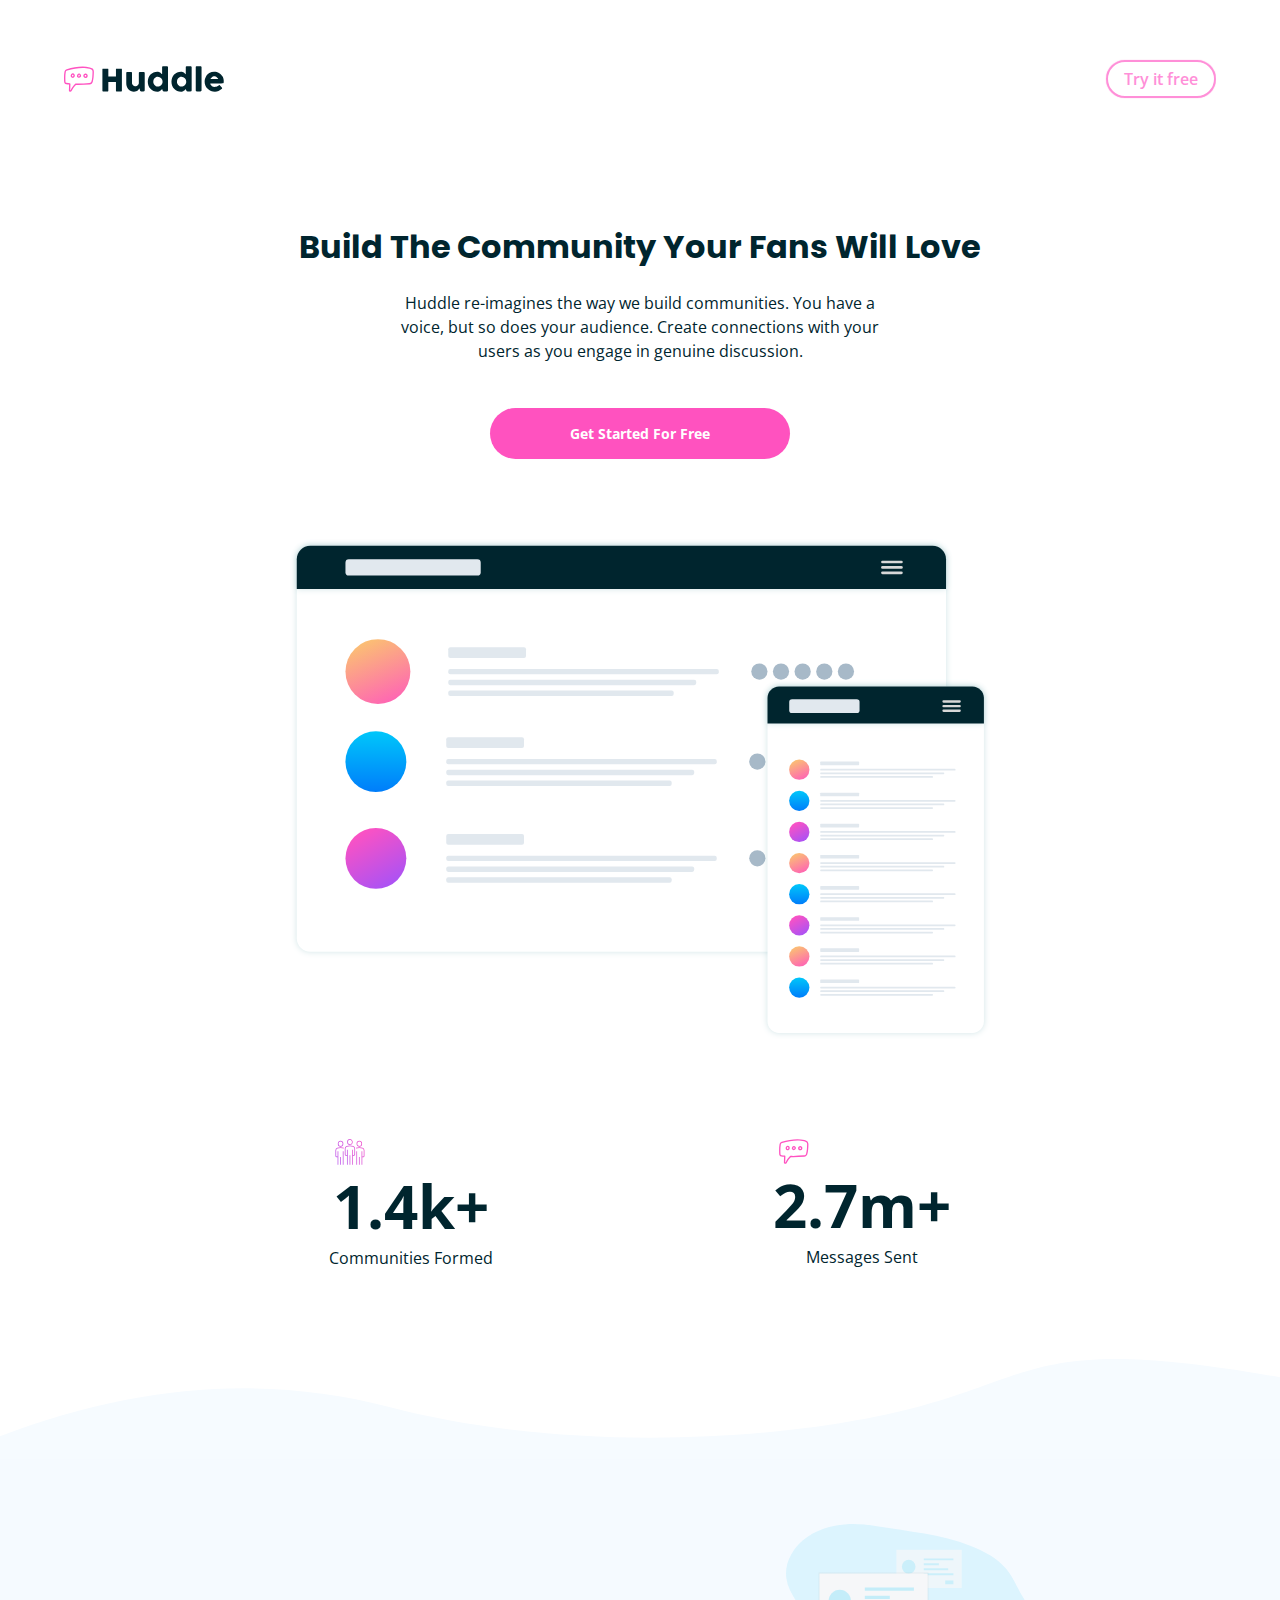
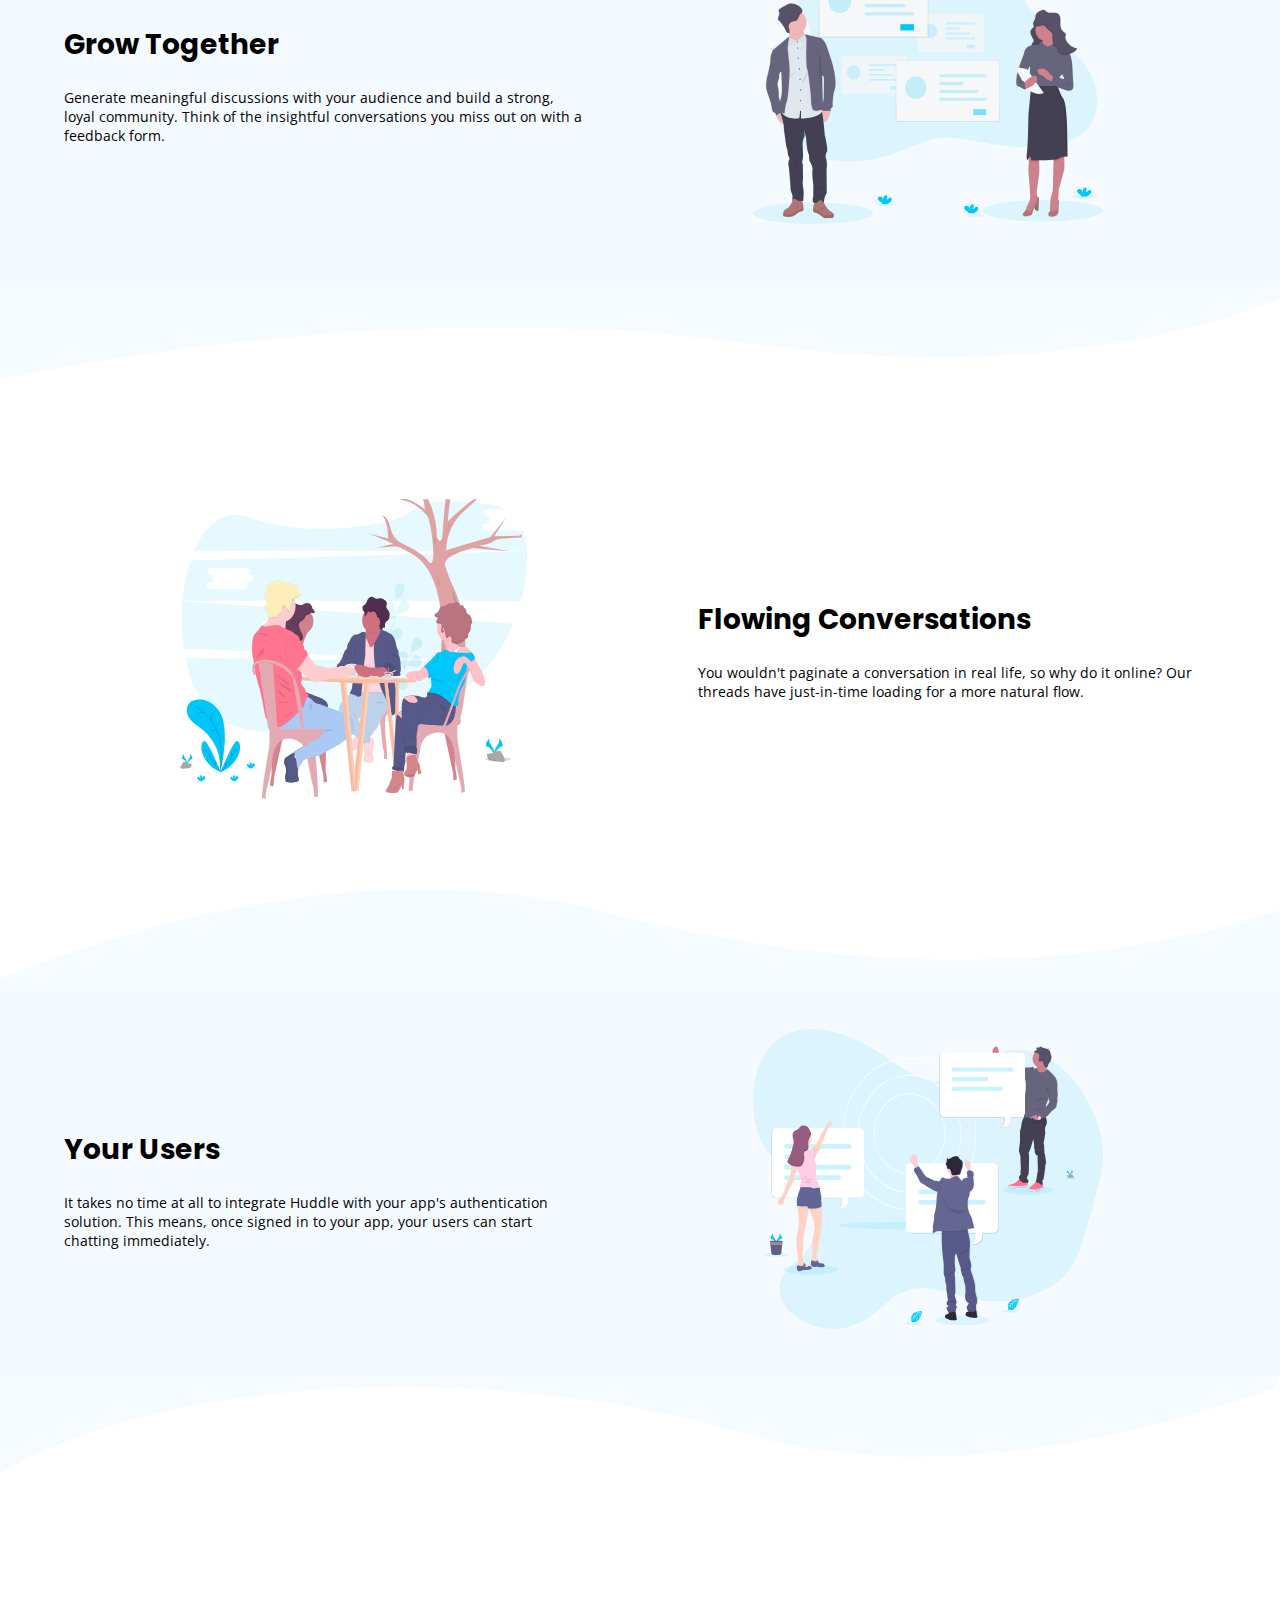
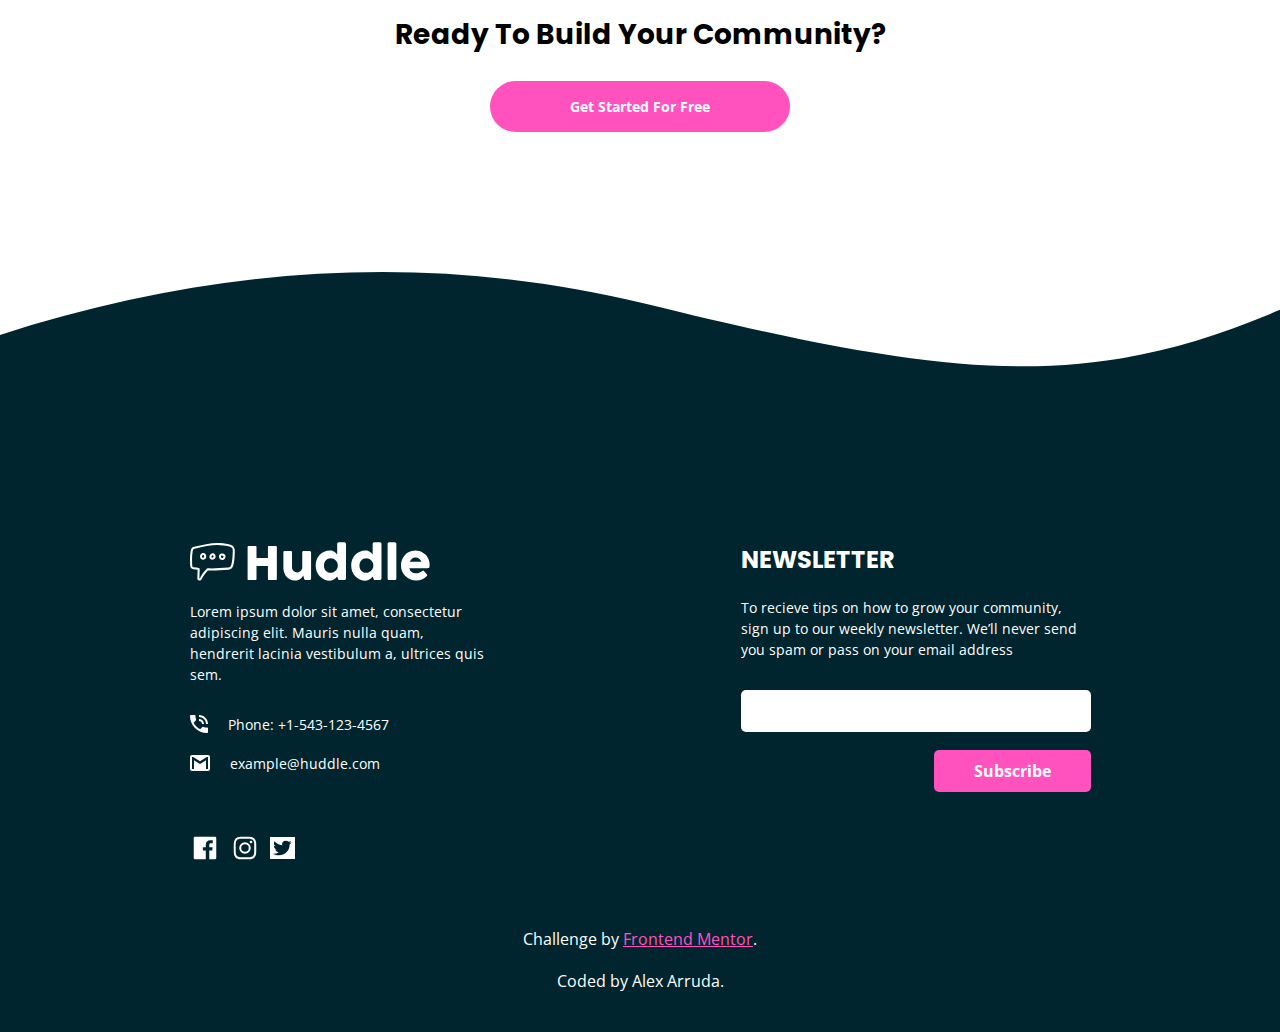
<file: Huddle landing page with curved sections/index.html>
<!DOCTYPE html>
<html lang="pt-BR">
  <head>
    <meta charset="UTF-8">
    <meta http-equiv="X-UA-Compatible" content="IE=edge">
    <meta name="viewport" content="width=device-width, initial-scale=1.0">
    <title>Huddle landing page with curved sections</title>
    <link rel="shortcut icon" href="./assets/imgs/favicon-32x32.png" type="image/x-icon">
    <link rel="stylesheet" href="./assets/styles/style.css">
  </head>
  <body>
    <!-- Header -->
    <header class="hero">
      <nav class="hero__nav container">
        <figure class="hero__logo">
          <img src="./assets/imgs/logo.svg" alt="Logo" class="hero__huddle">
        </figure>
        <a href="#" class="hero__btn">Try it free</a>
      </nav>
      <section class="hero__main container">
        <div class="hero__texts">
          <h1 class="hero__title">Build The Community Your Fans Will Love</h1>
          <p class="hero__paragraph">
            Huddle re-imagines the way we build communities. You have a voice, but so does 
            your audience. Create connections with your users as you engage in genuine discussion. 
          </p>
          <a href="#" class="btn">
            Get Started For Free
          </a>
        </div>
        <figure class="hero__picture">
          <img src="./assets/imgs/screen-mockups.svg" alt="Screen Mockups" class="hero__img">
        </figure>
        <div class="hero__numbers">
          <div class="hero__item">
            <img src="./assets/imgs/icon-communities.svg" alt="Icon | Communities" class="hero__icon">
            <h3 class="hero__number">1.4k+</h3>
            <p class="hero__community">Communities Formed</p>
          </div>
          <div class="hero__item">
            <img src="./assets/imgs/icon-messages.svg" alt="Icon | Messages" class="hero__icon">
            <h3 class="hero__number">2.7m+</h3>
            <p class="hero__community">Messages Sent</p>
          </div>
        </div>
        <div class="wave wave--bottom"></div>
      </section>
    </header>
    <!-- Main -->
    <main class="main">
      <section class="section">
        <div class="section__container container">
          <figure class="section__picture">
            <img src="./assets/imgs/illustration-grow-together.svg" alt="Illustration | Grow Together" class="section__img">
          </figure>
          <div class="section__texts">
            <h2 class="subtitle">Grow Together</h2>
            <p class="section__paragraph">
              Generate meaningful discussions with your audience and build a strong, loyal community. 
              Think of the insightful conversations you miss out on with a feedback form. 
            </p>
          </div>
        </div>
      </section>
      <section class="section section--light">
        <div class="section__container container">
          <figure class="section__picture">
            <img src="./assets/imgs/illustration-flowing-conversation.svg" alt="Illustration | Flowing Conversation" class="section__img">
          </figure>
          <div class="section__texts">
            <h2 class="subtitle">Flowing Conversations</h2>
            <p class="section__paragraph">
              You wouldn't paginate a conversation in real life, so why do it online? Our threads have 
              just-in-time loading for a more natural flow. 
            </p>
          </div>
        </div>
        <div class="wave wave--top"></div>
        <div class="wave wave--bottom"></div>
      </section>
      <section class="section">
        <div class="section__container container">
          <figure class="section__picture">
            <img src="./assets/imgs/illustration-your-users.svg" alt="Illustration | Your Users" class="section__img">
          </figure>
          <div class="section__texts">
            <h2 class="subtitle">Your Users</h2>
            <p class="section__paragraph">
              It takes no time at all to integrate Huddle with your app's authentication solution. This means, 
              once signed in to your app, your users can start chatting immediately.
            </p>
          </div>
        </div>
      </section>
      <section class="question">
        <div class="question__texts container">
          <h2 class="subtitle"> Ready To Build Your Community?</h2>
          <a href="#" class="btn">Get Started For Free</a>
        </div>
        <div class="wave wave--top"></div>
        <div class="wave wave--bottom"></div>
      </section>
    </main>
    <!-- Footer -->
    <footer class="footer">
      <div class="footer__container container">
        <section class="footer__newsletter">
          <h2 class="footer__title">Newsletter</h2>
          <p class="footer__paragraph">
            To recieve tips on how to grow your community, sign up to our weekly newsletter. We’ll never 
            send you spam or pass on your email address
          </p>
          <form action="#" class="footer__form">
            <input type="email" name="email" id="email" class="footer__input">
            <input type="submit" value="Subscribe" class="footer__btn">
          </form>
        </section>
        <section class="footer__content">
          <img src="./assets/imgs/logo-footer.svg" alt="Logo" class="footer__logo">
          <p class="footer__paragraph">
            Lorem ipsum dolor sit amet, consectetur adipiscing elit. Mauris nulla quam, hendrerit lacinia 
            vestibulum a, ultrices quis sem.
          </p>
          <div class="footer__contact phone">
            <img src="./assets/imgs/icon-phone.svg" alt="Icon | Phone" class="footer__img">
            <p class="footer__info">Phone: +1-543-123-4567</p>
          </div>
          <div class="footer__contact email">
            <img src="./assets/imgs/icon-email.svg" alt="Icon | Email" class="footer__img">
            <p class="footer__info">example@huddle.com</p>
          </div>
          <div class="footer__social">
            <a href="#" class="footer__link">
              <img src="./assets/imgs/icon-facebook.svg" alt="Icon | Facebook" class="footer__icon">
            </a>
            <a href="#" class="footer__link">
              <img src="./assets/imgs/icon-instagram.svg" alt="Icon | Instagram" class="footer__icon">
            </a>
            <a href="#" class="footer__link">
              <img src="./assets/imgs/icon-twitter.svg" alt="Icon | Twitter" class="footer__icon twitter-icon">
            </a>
          </div>
        </section>
      </div>
      <div class="footer__attribution">
        <p>
          Challenge by <a href="https://www.frontendmentor.io/challenges/huddle-landing-page-with-curved-sections-5ca5ecd01e82137ec91a50f2" target="_blank">Frontend Mentor</a>.
        </p>
        <p>
          Coded by Alex Arruda.
        </p>
      </div>
    </footer>
  </body>
</html>
</file>
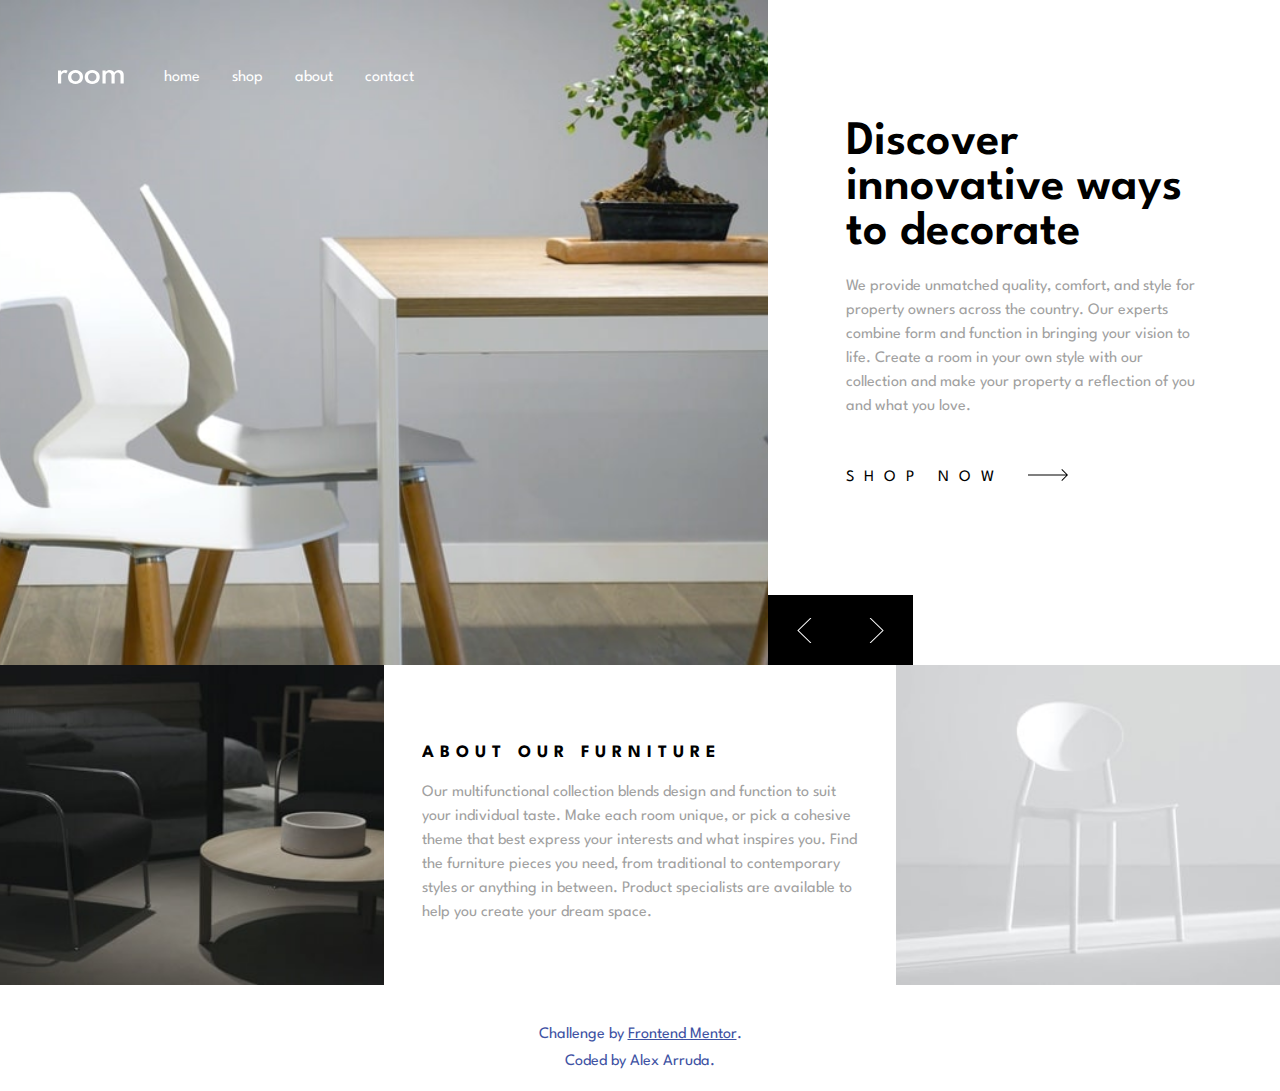
<file: Room homepage/index.html>
<!DOCTYPE html>
<html lang="en">
  <head>
    <meta charset="UTF-8">
    <meta name="viewport" content="width=device-width, initial-scale=1.0">
    <title>Room homepage</title>
    <link rel="icon" type="image/png" sizes="32x32" href="./assets/imgs/favicon-32x32.png">
    <link rel="stylesheet" href="./assets/styles/style.css">
  </head>
  <body>
    <main class="main">
      <section class="main__hero">
        <nav class="main__nav container">
          <img src="./assets/imgs/icon-hamburger.svg" alt="Icon | Hamburguer" class="main__hamburguer">
          <img src="./assets/imgs/logo.svg" alt="Logo" class="main__logo">
          <ul class="main__list">
            <li class="main__items"><a href="#" class="main__link">Home</a></li>
            <li class="main__items"><a href="#" class="main__link">Shop</a></li>
            <li class="main__items"><a href="#" class="main__link">About</a></li>
            <li class="main__items"><a href="#" class="main__link">Contact</a></li>
          </ul>
        </nav>
      </section>
      <section class="main__buy container">
        <div class="main__content">
          <h2 class="main__title">
            Discover innovative ways to decorate
          </h2>
          <p class="main__paragraph">
            We provide unmatched quality, comfort, and style for property owners across the country. 
            Our experts combine form and function in bringing your vision to life. Create a room in your 
            own style with our collection and make your property a reflection of you and what you love.
          </p>
          <a href="#" class="main__cta">shop now <img src="./assets/imgs/icon-arrow.svg" alt="Icon | Arrow" class="main__arrow"></a>
        </div>
      </section>
      <section class="main__about-dark"></section>
      <section class="main__about container">
        <div class="main__content">
          <h3 class="main__title-about">about our furniture</h3>
          <p class="main__paragraph">
            Our multifunctional collection blends design and function to suit your individual taste.
            Make each room unique, or pick a cohesive theme that best express your interests and what
            inspires you. Find the furniture pieces you need, from traditional to contemporary styles
            or anything in between. Product specialists are available to help you create your dream space.
          </p>
        </div>
      </section>
      <section class="main__about-light"></section>
      <section class="attribution">
        <p>
          <p>
            Challenge by <a href="https://www.frontendmentor.io/challenges/room-homepage-BtdBY_ENq" target="_blank">Frontend Mentor</a>.
          </p>
          <p>
            Coded by Alex Arruda.
          </p>
        </p>
      </section>
      <div class="main__controls">
        <div class="main__control">
          <img src="./assets/imgs/icon-angle-left.svg" alt="Left Arrow">
        </div>
        <div class="main__control">
          <img src="./assets/imgs/icon-angle-right.svg" alt="Right Arrow">
        </div>
      </div>
    </main>
  </body>
</html>
</file>
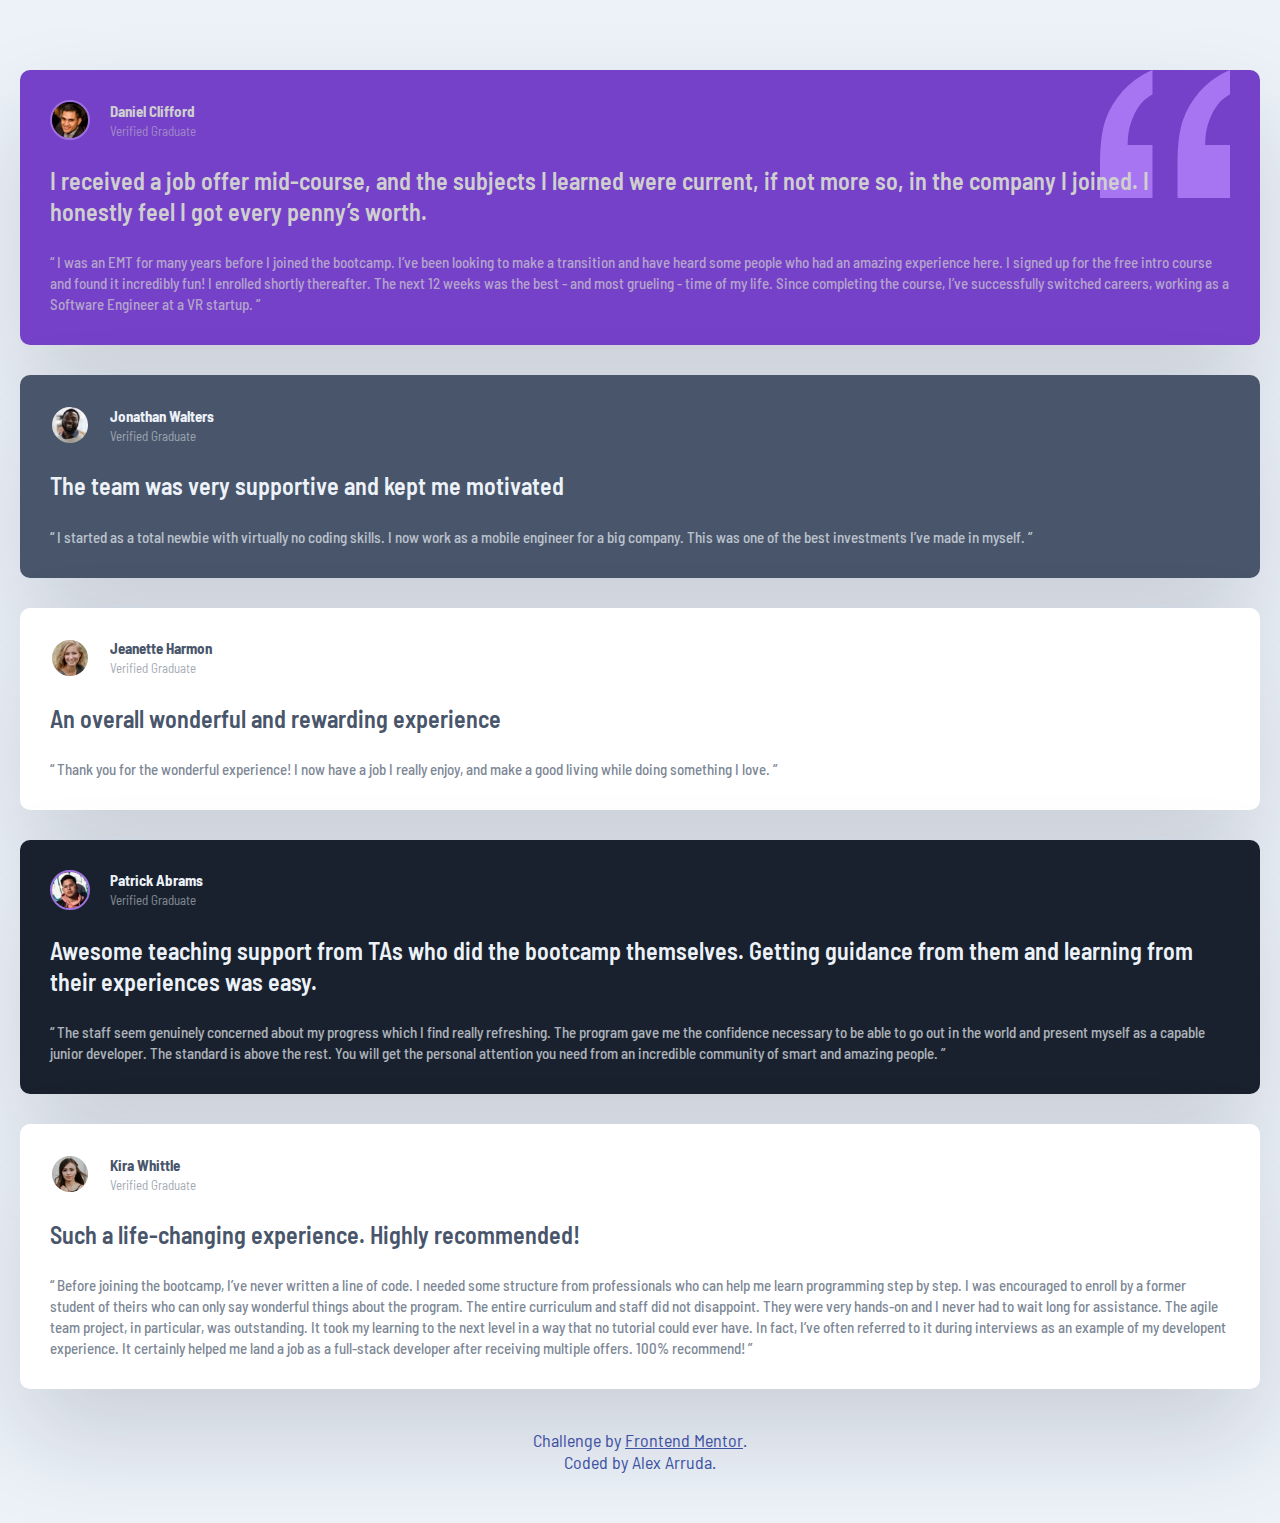
<file: Testimonials grid section/index.html>
<!DOCTYPE html>
<html lang="pt-BR">
  <head>
    <meta charset="UTF-8">
    <meta name="viewport" content="width=device-width, initial-scale=1.0">
    <title>Testimonials grid section</title>
    <link rel="icon" type="image/png" sizes="32x32" href="./assets/imgs/favicon-32x32.png">
    <link rel="stylesheet" href="./assets/styles/style.css">
  </head>
  <body>
    <div class="testimonials">
      <div class="card bg-violet">
        <header class="card__header">
          <img src="./assets/imgs/image-daniel.jpg" alt="Testimonial | Daniel" class="card__img">
          <div class="card__info-author">
            <h4>Daniel Clifford</h3>
            <p>Verified Graduate</p>
          </div>
        </header>
        <section class="card__section">
          <h2 class="card__lead">
            I received a job offer mid-course, and the subjects I learned were current, if not more so, 
            in the company I joined. I honestly feel I got every penny’s worth.
          </h2>
          <p class="card__quote">
            “ I was an EMT for many years before I joined the bootcamp. I’ve been looking to make a 
            transition and have heard some people who had an amazing experience here. I signed up 
            for the free intro course and found it incredibly fun! I enrolled shortly thereafter. 
            The next 12 weeks was the best - and most grueling - time of my life. Since completing 
            the course, I’ve successfully switched careers, working as a Software Engineer at a VR startup. ”
          </p>
        </section>
      </div>
      <div class="card bg-dark-gray-blue">
        <header class="card__header">
          <img src="./assets/imgs/image-jonathan.jpg" alt="Testimonial | Jonathan" class="card__img">
          <div class="card__info-author">
            <h4>Jonathan Walters</h3>
            <p>Verified Graduate</p>
          </div>
        </header>
        <section class="card__section">
          <h2 class="card__lead">
            The team was very supportive and kept me motivated
          </h2>
          <p class="card__quote">
            “ I started as a total newbie with virtually no coding skills. I now work as a mobile engineer 
            for a big company. This was one of the best investments I’ve made in myself. ”
          </p>
        </section>
      </div>
      <div class="card bg-light">
        <header class="card__header">
          <img src="./assets/imgs/image-jeanette.jpg" alt="Testimonial | Jeanette" class="card__img">
          <div class="card__info-author">
            <h4>Jeanette Harmon</h3>
            <p>Verified Graduate</p>
          </div>
        </header>
        <section class="card__section">
          <h2 class="card__lead">
            An overall wonderful and rewarding experience
          </h2>
          <p class="card__quote">
            “ Thank you for the wonderful experience! I now have a job I really enjoy, and make a good living 
            while doing something I love. ”
          </p>
        </section>
      </div>
      <div class="card bg-dark-black-blue">
        <header class="card__header">
          <img src="./assets/imgs/image-patrick.jpg" alt="Testimonial | Patrick" class="card__img">
          <div class="card__info-author">
            <h4>Patrick Abrams</h3>
            <p>Verified Graduate</p>
          </div>
        </header>
        <section class="card__section">
          <h2 class="card__lead">
            Awesome teaching support from TAs who did the bootcamp themselves. Getting guidance from them and 
            learning from their experiences was easy.
          </h2>
          <p class="card__quote">
            “ The staff seem genuinely concerned about my progress which I find really refreshing. The program 
            gave me the confidence necessary to be able to go out in the world and present myself as a capable 
            junior developer. The standard is above the rest. You will get the personal attention you need from 
            an incredible community of smart and amazing people. ”
          </p>
        </section>
      </div>
      <div class="card bg-light">
        <header class="card__header">
          <img src="./assets/imgs/image-kira.jpg" alt="Testimonial | Kira" class="card__img">
          <div class="card__info-author">
            <h4>Kira Whittle</h3>
            <p>Verified Graduate</p>
          </div>
        </header>
        <section class="card__section">
          <h2 class="card__lead">
            Such a life-changing experience. Highly recommended!
          </h2>
          <p class="card__quote">
            “ Before joining the bootcamp, I’ve never written a line of code. I needed some structure from 
            professionals who can help me learn programming step by step. I was encouraged to enroll by a former 
            student of theirs who can only say wonderful things about the program. The entire curriculum and staff 
            did not disappoint. They were very hands-on and I never had to wait long for assistance. The agile team 
            project, in particular, was outstanding. It took my learning to the next level in a way that no tutorial 
            could ever have. In fact, I’ve often referred to it during interviews as an example of my developent 
            experience. It certainly helped me land a job as a full-stack developer after receiving multiple offers. 
            100% recommend! ”
          </p>
        </section>
      </div>
    </div>
    <div class="attribution">
      <p>
        Challenge by <a href="https://www.frontendmentor.io/challenges/testimonials-grid-section-Nnw6J7Un7" target="_blank">Frontend Mentor</a>.
      </p>
      <p>
        Coded by Alex Arruda.
      </p>
    </div>
  </body>
</html>
</file>
<file: Huddle landing page with curved sections/assets/styles/style.css>
/*  GENERAL  */
@import url('https://fonts.googleapis.com/css2?family=Open+Sans:wght@400;600;700&family=Poppins:wght@700&display=swap');

* {
  box-sizing: border-box;

  margin: 0;
}

:root {
  /* Fontes */
  --poppins:'Poppins', sans-serif;
  --open-sans: 'Open Sans', sans-serif;

  /* Cores */
  --pink: hsl(322, 100%, 66%);
  --light-pink: hsl(321, 100%, 78%);
  --light-red: hsl(0, 100%, 63%);
  --dark-cyan: hsl(192, 100%, 9%);
  --pale-blue: hsl(207, 100%, 98%);
}

body {
  font-family: var(--open-sans);
}

.container {
  margin: 0 auto;

  max-width: 1200px;

  overflow: hidden;

  padding: 80px 0;

  width: 90%;
}

/*  HEADER  */
.hero {
  position: relative;

  min-height: 100vh;

  --wave-bottom: url("../imgs/bg-section-top-mobile-1.svg");
}

.hero__nav {
  align-items: center;

  display: flex;

  justify-content: space-between;

  padding-bottom: 45px;

  padding-top: 60px;
}

.hero__logo {
  max-width: 160px;

  width: 45%;
}

.hero__huddle {
  display: block;

  width: 100%;
}

.hero__btn {
  border: 2px solid;

  border-radius: 30px;

  box-shadow: 0 0 1px;

  color: var(--light-pink);

  font-weight: 600;

  padding: 6px 16px;

  text-decoration: none;
}

.hero__main {
  color: var(--dark-cyan);

  text-align: center;
}

.hero__title {
  font-family: var(--poppins);

  margin: 0 auto;

  width: 90%;
}

.hero__paragraph {
  line-height: 1.5;

  margin: 20px auto;

  width: 90%;
}

.btn {
  background-color: var(--pink);

  border-radius: 30px;

  color: #FFF;

  display: inline-block;

  font-weight: 700;

  margin-top: 25px;

  padding: 16px 30px;

  text-decoration: none;
}

.hero__picture {
  margin-top: 80px;
}

.hero__img {
  display: block;

  margin: 0 auto;

  max-width: 700px;

  width: 100%;
}

.hero__numbers {
  align-items: center;

  display: flex;

  flex-direction: column;

  gap: 80px;
  
  margin-top: 100px;

  padding-bottom: 30px;
}

.hero__item {
  overflow: hidden;
}

.hero__icon {
  margin-left: 6px;

  width: 30px;
}

.hero__number {
  font-size: 60px;
}

.hero__icon {
  display: block;
}

.wave {
  background-repeat: no-repeat;

  background-size: 100% 100px;

  height: 100px;

  position: absolute;

  width: 100%;
}

.wave--bottom {
  background-image: var(--wave-bottom);

  bottom: 0;

  left: 0;
}

.wave--top {
  background-image: var(--wave-top);

  left: 0;

  top: 0;
}

/* MAIN */
.section {
  background-color: var(--pale-blue);

  padding: 25px 0;
}

.section--light {
  background-color: #FFF;

  padding: 180px 0 160px;

  position: relative;

  --wave-bottom: url("../imgs/bg-section-top-mobile-2.svg");
  
  --wave-top: url("../imgs/bg-section-bottom-mobile-1.svg");
}

.main .section:nth-child(3) {
  padding-top: 0;
}

.main .section:nth-child(3) .section__container {
  padding-bottom: 100px;

  padding-top: 25px;
}

.section__container {
  display: flex;

  flex-direction: column;
}

.section__img {
  display: block;

  margin: 0 auto;

  max-width: 350px;

  width: 100%;
}

.section__texts {
  margin-top: 100px;

  text-align: center;
}

.subtitle {
  font-family: var(--poppins);

  margin-bottom: 22px;
}

.question {
  padding: 90px 0 230px;

  position: relative;

  text-align: center;

  --wave-bottom: url("../imgs/bg-footer-top-mobile.svg");
  
  --wave-top: url("../imgs/bg-section-bottom-mobile-2.svg");
}

.question .btn {
  margin-top: 20px;
}

/* FOOTER */
.footer {
  background-color: var(--dark-cyan);
  
  color: #FFF;
}

.footer__container {
  padding: 40px 0 0;
}

.footer__title {
  font-family: var(--poppins);

  margin-bottom: 20px;

  text-transform: uppercase;
}

.footer__paragraph {
  line-height: 1.5;

  margin-bottom: 30px;
}

.footer__form {
  display: flex;

  flex-wrap: wrap;

  margin-bottom: 120px;
}

.footer__input {
  border: none;

  border-radius: 5px;

  flex-basis: 100%;

  flex-grow: 1;

  font-family: var(--open-sans);

  font-size: 16px;

  margin-bottom: 18px;

  outline: none;

  padding: 15px 8px;
}

.footer__btn {
  background-color: var(--pink);

  border: none;

  border-radius: 5px;

  color: #FFF;

  font-family: var(--open-sans);

  font-size: 16px;

  font-weight: 700;

  margin-left: auto;

  padding: 10px 40px;

  text-decoration: none;
}

.footer__logo {
  margin-bottom: 15px;
}

.footer__contact {
  align-items: center;

  display: flex;

  font-size: 14px;

  gap: 20px;
}

.phone {
  margin-top: 50px;
}

.email {
  margin-top: 20px;
}

.footer__social {
  align-items: center;

  display: flex;
  
  gap: 10px;

  margin-top: 50px;
}

.footer__link {
  text-decoration: none;
}

.twitter-icon {
  background-color: #FFF;
}

.footer__attribution {
  display: flex;

  flex-direction: column;

  gap: 20px;

  padding-bottom: 40px;

  padding-top: 40px;

  text-align: center;
}

.footer__attribution p a {
  color: var(--pink);
}

/* DESKTOP VERSION */
@media (min-width: 768px) {
  .hero {
    --wave-bottom: url("../imgs/bg-section-top-desktop-1.svg");
  }

  .hero__title {
    font-size: 32px;
  }

  .hero__paragraph {
    width: 500px;
  }

  .btn {
    font-size: 14px;

    padding: 16px 80px;
  }

  .hero__numbers {
    flex-direction: row;

    gap: 280px;

    justify-content: center;

    padding-bottom: 110px;
  }

  .section .section__container .section__picture:nth-child(1) {
    order: 1;
  }

  .section.section--light .section__container .section__picture:nth-child(1) {
    order: 0;
  }

  .section__container {
    flex-direction: row;

    gap: 5%;

    padding-bottom: 30px;

    padding-top: 40px;
  }

  .main .section:nth-child(3) .section__container {
    padding-bottom: 20px;

    padding-top: 40px;
  }

  .section__picture {
    height: 300px;

    width: 50%;
  }

  .section__img {
    height: 100%;
  }

  .section__texts {
    text-align: start;

    width: 45%;
  }

  .subtitle {
    font-size: 28px;
  }

  .section__paragraph {
    font-size: 14px;
  }

  .section--light {
    --wave-bottom: url("../imgs/bg-section-top-desktop-2.svg");
    
    --wave-top: url("../imgs/bg-section-bottom-desktop-1.svg");
  }

  .question {
    padding-top: 160px;

    padding-bottom: 160px;

    --wave-bottom: url("../imgs/bg-footer-top-desktop.svg");
    
    --wave-top: url("../imgs/bg-section-bottom-desktop-2.svg");
  }

  .question .subtitle {
    margin-bottom: 5px;
  }

  .footer__container {
    display: flex;

    flex-direction: row-reverse;

    justify-content: space-around;

    padding-top: 170px;
  }

  .footer__newsletter {
    max-width: 350px;

    width: 50%;
  }

  .footer__paragraph {
    font-size: 14px;
  }

  .footer__form {
    margin-bottom: 0;
  }

  .footer__input {
    padding: 10px 8px;
  }

  .footer__content {
    max-width: 300px;

    width: 50%;
  }

  .phone {
    margin-top: 15px;
  }

  .footer__icon {
    width: 30px;
  }

  .twitter-icon {
    width: 25px;
  }

  .footer__social {
    margin-top: 60px;
  }

  .footer__attribution {
    padding-top: 60px;
  }
}

@media (min-width: 1440px) {
  .footer__container {
    justify-content: space-between;
  }

  .footer__newsletter {
    max-width: 500px;
  }

  .footer__newsletter .footer__paragraph {
    width: 350px;
  }

  .footer__form {
    align-items: center;

    flex-direction: row;

    width: 100%;
  }

  .footer__input {
    flex-basis: 300px;

    flex-grow: 0;

    margin-bottom: 0;
  }

  .footer__btn {
    margin-left: 40px;
  }
}
</file>
<file: Room homepage/assets/styles/style.css>
@import url('https://fonts.googleapis.com/css2?family=League+Spartan:wght@500;600;700&display=swap');

* {
  box-sizing: border-box;

  margin: 0;

  padding: 0;
}

:root {
  /* Fontes */
  --spartan: 'League Spartan', sans-serif;

  /* Cores */
  --dark-gray: hsl(0, 0%, 63%);
  --black: hsl(0, 0%, 0%);
  --white: hsl(0, 0%, 100%);
  --very-dark-gray: hsl(0, 0%, 27%);
}

body {
  font-family: var(--spartan);

  font-size: 12px;
}

.main {
  display: grid;

  grid-template-areas: 
    'main'
    'cta'
    'about-dark'
    'about'
    'about-light'
    'attribution'
  ;

  grid-template-columns: 1fr;

  grid-template-rows: repeat(5, max-content);

  margin: 0 auto;

  max-width: 1440px;
}

.container {
  margin: 0 auto;

  overflow: hidden;
}

/* grid-area: main; */
.main__hero {
  background-image: url(../imgs/mobile-image-hero-1.jpg);

  background-position: center;

  background-size: cover;

  grid-area: main;

  min-height: 350px;
}

.main__nav {
  display: flex;

  padding: 40px 0;

  width: 85%;
}

.main__list {
  display: none;
}

.main__hamburguer {
  cursor: pointer;
}

.main__logo {
  margin: 0 auto;
}

.main__controls {
  align-items: center;

  align-self: flex-end;

  display: flex;

  grid-area: main;

  height: 50px;

  justify-self: end;

  width: 100px;
}

.main__control {
  align-items: center;

  background-color: var(--black);

  cursor: pointer;

  display: flex;

  height: 100%;

  justify-content: center;

  transition: .4s;

  width: 100%;
}

.main__control img {
  height: 20px;
}

/* grid-area: cta; */
.main__buy {
  grid-area: cta;

  padding: 60px 0 70px;
}

.main__buy, 
.main__about {
  width: 85%;
}

.main__content {
  align-items: flex-start;

  display: flex;

  flex-direction: column;

  height: 100%;

  justify-content: center;

  width: 100%;
}

.main__title {
  color: black;

  font-size: 2.2rem;

  font-weight: 600;
}

.main__paragraph {
  color: var(--dark-gray);

  font-size: 1rem;

  line-height: 1.5;

  margin: 20px 0 40px;
}

.main__cta {
  color: var(--black);

  font-size: 1rem;

  letter-spacing: 10px;

  text-decoration: none;

  text-transform: uppercase;

  transition: .4s;
}

.main__arrow {
  margin-left: 10px;
}

/* grid-area: about-dark; && grid-area: about-light; */
.main__about-dark,
.main__about-light {
  background-position: center;

  background-size: cover;

  height: 100%;

  min-height: 250px;
}

.main__about-dark {
  background-image: url(../imgs/image-about-dark.jpg);

  grid-area: about-dark;
}

.main__about-light {
  background-image: url(../imgs/image-about-light.jpg);

  grid-area: about-light;
}

/* grid-area: about; */
.main__about {
  grid-area: about;

  padding: 50px 0;
}

.main__title-about {
  font-size: .9rem;

  font-weight: 700;

  letter-spacing: 6px;

  text-transform: uppercase;
}

.main__about .main__paragraph {
  margin-bottom: 0;
}

/* grid-area: attribution; */
.attribution { 
  grid-area: attribution;

  padding: 20px 0;

  text-align: center;

  width: 100%;
}

.attribution p {
  font-size: 16px;

  margin-bottom: 12px;
}

.attribution :is(a, p) { color: hsl(228, 45%, 44%); }

@media (min-width: 440px) {
  .main__hero {
    background-image: url(../imgs/desktop-image-hero-1.jpg);

    min-height: 400px;
  }
}

@media (min-width: 525px) {
  .main__about-light {
    background-position: top;
  }
}

@media (min-width: 768px) {
  .container {
    padding: 70px 0;

    width: 85%;
  }

  .main {
    grid-template-areas: 
      'main main main main main main cta cta cta cta'
      'main main main main main main cta cta cta cta'
      'main main main main main main cta cta cta cta'
      'about-dark about-dark about-dark about about about about about-light about-light about-light'
      'about-dark about-dark about-dark about about about about about-light about-light about-light'
      'attribution attribution attribution attribution attribution attribution attribution attribution attribution attribution'
    ;

    grid-template-columns: repeat(10, 1fr);
  }

  .main__hero {
    min-height: 500px;
  }

  .main__hamburguer {
    display: none;
  }

  .main__logo {
    height: 15px;

    margin: 0;
  }

  .main__list {
    display: grid;

    gap: 2rem;

    grid-auto-flow: column;

    list-style: none;

    margin-left: 40px;
  }

  .main__link {
    color: var(--white);

    font-size: 16px;

    padding-bottom: 5px;

    text-decoration: none;

    text-transform: lowercase;
  }

  .main__controls {
    grid-area: cta;

    height: 70px;

    justify-self: flex-start;

    width: 145px;
  }

  .main__control:hover {
    background-color: var(--very-dark-gray);
  }

  .main__control img {
    height: 25px;
  }

  .main__buy {
    padding: 120px 40px 180px;
  }

  .main__content {
    justify-content: flex-start;
  }

  .main__title {
    font-size: 3rem;
  }

  .main__paragraph {
    margin-bottom: 50px;
  }

  .main__about {
    padding: 80px 0 60px;
  }

  .main__title-about {
    font-size: 1.1rem;
  }

  .main__about-light {
    background-position: center;
  }

  .attribution {
    padding: 30px 0 10px;
  }
}
</file>
<file: Testimonials grid section/assets/styles/style.css>
@import url('https://fonts.googleapis.com/css2?family=Barlow+Semi+Condensed:wght@500;600&display=swap');

* {
  box-sizing: border-box;

  margin: 0;

  padding: 0;
}

:root {
  /* Fontes */
  --barlow: 'Barlow Semi Condensed', sans-serif;

  /* Cores */
  --violet: hsl(263, 55%, 52%);
  --dark-grayish-bluek: hsl(217, 19%, 35%);
  --dark-blackish-blue: hsl(219, 29%, 14%);
  --white: hsl(0, 0%, 100%);
  --light-gray: hsl(0, 0%, 81%);
  --light-grayish-blue: hsl(210, 46%, 95%);
}

body {
  background-color: var(--light-grayish-blue);
  
  font-family: var(--barlow);

  font-size: 13px;
}


/* Grid-Container */
.testimonials {
  display: grid;

  grid-template-columns: 1fr;

  row-gap: 30px;

  margin: 50px auto 20px;

  max-width: 1440px;

  padding: 20px;
}

/* Cards */
.card {
  background-color: var(--white);

  border-radius: 10px;

  box-shadow: rgba(17, 12, 46, 0.15) 0px 48px 100px 0px;

  padding: 30px;
}

.card.bg-violet {
  background-color: var(--violet);

  background-image: url(../imgs/bg-pattern-quotation.svg);

  background-position: top 0 right 30px;

  background-repeat: no-repeat;

  background-size: 130px;

  color: var(--light-gray);
}

.card.bg-dark-gray-blue {
  background-color: var(--dark-grayish-bluek);
}

.card.bg-dark-black-blue {
  background-color: var(--dark-blackish-blue);
}

.card:is(.bg-dark-gray-blue, .bg-dark-black-blue) {
  color: var(--light-grayish-blue);
}

.card:is(.bg-light) {
  color: var(--dark-grayish-bluek);
}

.card__header {
  align-items: center;

  display: flex;

  margin-bottom: 25px;
}

.card__img {
  border: 2px solid transparent;

  border-radius: 50%;

  height: 40px;

  margin-right: 20px;

  width: 40px;
}

:is(.card.bg-violet, .card.bg-dark-black-blue) .card__img {
  border: 2px solid #9D72DF;
}

.card__info-author h4 {
  font-size: 15px;

  margin-bottom: 3px;
}

.card__info-author p {
  opacity: 50%;
}

.card__lead {
  font-size: 1.5rem;

  font-weight: 600;

  line-height: 1.3;

  margin-bottom: 25px;
}

.card__quote {
  font-size: 15px;

  font-weight: 500;

  line-height: 1.4;

  opacity: 70%;
}

.attribution { 
  font-size: 18px; 

  margin-bottom: 50px;

  width: 100%;
}

.attribution p { 
  color: hsl(228, 45%, 44%); 

  text-align: center;
}

.attribution p a {
  color: hsl(228, 45%, 44%); 
}

@media (min-width: 1440px) {
  .testimonials {
    gap: 20px;

    grid-template-columns: repeat(4, 1fr);

    padding: 0;

    margin: 10vh auto 5vh;
  }

  .card {  
    padding: 40px 60px;
  }

  .card:nth-of-type(1) {
    grid-column: 1 / 3;
  }

  .card:nth-of-type(4) {
    grid-column: 2 / 4;

    grid-row: 2;
  }

  .card:nth-of-type(5) {
    grid-column: 4;

    grid-row: 1 / 3;
  }

  .card.bg-violet {
    background-position: top 0 right 135px;

    background-size: 145px;
  }
}
</file>
